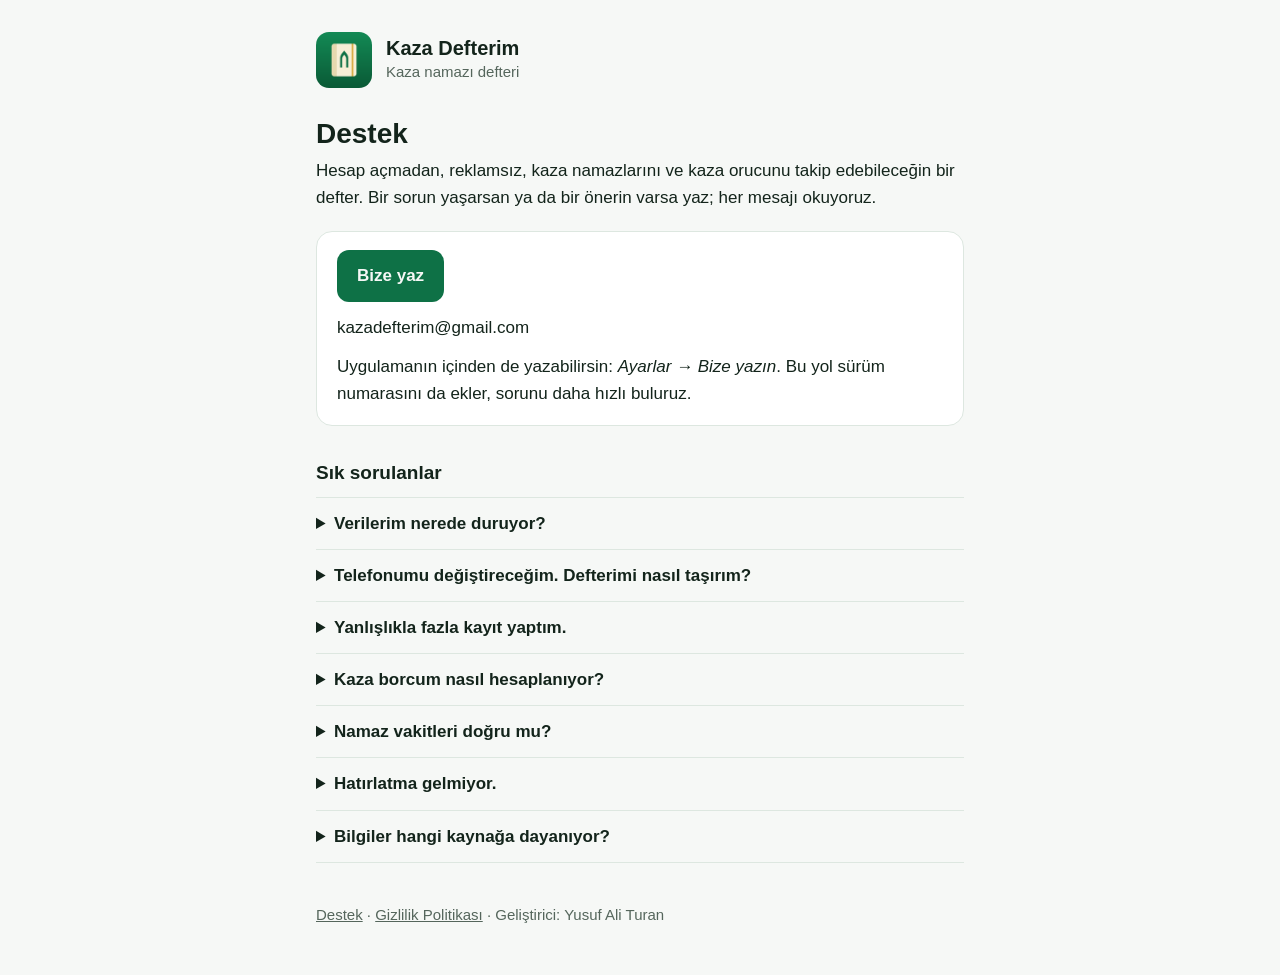
<file: index.html>
<!doctype html>
<html lang="tr">
<head>
<meta charset="utf-8">
<meta name="viewport" content="width=device-width, initial-scale=1">
<title>Kaza Defterim · Destek</title>
<meta name="description" content="Kaza Defterim: hesap açmadan, reklamsız kaza namazı defteri. Destek ve sık sorulanlar.">
<link rel="icon" href="favicon.png">
<link rel="stylesheet" href="stil.css">
</head>
<body>
<main>
  <header>
    <img src="ikon.png" alt="Kaza Defterim simgesi">
    <div>
      <div class="ad">Kaza Defterim</div>
      <div class="alt">Kaza namazı defteri</div>
    </div>
  </header>

  <h1>Destek</h1>
  <p>Hesap açmadan, reklamsız, kaza namazlarını ve kaza orucunu takip edebileceğin bir defter. Bir sorun yaşarsan ya da bir önerin varsa yaz; her mesajı okuyoruz.</p>

  <div class="kart">
    <p><a class="dugme" href="mailto:kazadefterim@gmail.com?subject=Kaza%20Defterim">Bize yaz</a></p>
    <p>kazadefterim@gmail.com</p>
    <p>Uygulamanın içinden de yazabilirsin: <em>Ayarlar → Bize yazın</em>. Bu yol sürüm numarasını da ekler, sorunu daha hızlı buluruz.</p>
  </div>

  <h2>Sık sorulanlar</h2>

  <details>
    <summary>Verilerim nerede duruyor?</summary>
    <p>Yalnızca telefonunda. Hesap yok, sunucu yok; girdiğin hiçbir bilgi bize gönderilmez. Ayrıntılar <a href="gizlilik.html">gizlilik politikasında</a>.</p>
  </details>

  <details>
    <summary>Telefonumu değiştireceğim. Defterimi nasıl taşırım?</summary>
    <p>Eski telefonda <em>Ayarlar → Yedek al</em> ile yedek dosyası oluştur ve kendine gönder (AirDrop, e-posta, Dosyalar). Yeni telefonda uygulamayı kur, dosyaya dokun ya da <em>Ayarlar → Yedekten geri yükle</em>'yi seç. Geri yüklemeden önce dosyadaki sayıları görürsün.</p>
  </details>

  <details>
    <summary>Yanlışlıkla fazla kayıt yaptım.</summary>
    <p>Kayıttan hemen sonra çıkan <em>Geri al</em>'a dokunabilirsin. Daha sonra fark edersen <em>Geçmiş</em> ekranında o kaydı silebilirsin; silinen kaydı aynı yerden geri getirebilirsin.</p>
  </details>

  <details>
    <summary>Kaza borcum nasıl hesaplanıyor?</summary>
    <p>Kurulumda verdiğin bilgilerle, buluğ çağından düzenli kılmaya başladığın güne kadarki günler sayılır; kadınlarda âdet ve lohusalık günleri düşülür. Kurulumun son adımındaki <em>Bu sayıyı nasıl bulduk?</em> bölümü hesabı adım adım gösterir. Sayı yanlış geldiyse <em>Ayarlar → Borcumu yeniden hesapla</em>'yı kullan; kıldıkların korunur.</p>
  </details>

  <details>
    <summary>Namaz vakitleri doğru mu?</summary>
    <p>Vakitler internetsiz, telefonda hesaplanır. Hesap, Diyanet İşleri Başkanlığı'nın yayımladığı 869 yerin (81 il merkezi ve ilçeler) tablolarıyla karşılaştırıldı; fark hiçbir yerde 1 dakikayı geçmedi.</p>
  </details>

  <details>
    <summary>Hatırlatma gelmiyor.</summary>
    <p>Telefonun <em>Ayarlar → Bildirimler → Kaza Defterim</em> bölümünde bildirimlerin açık olduğundan emin ol. Odaklanma (Rahatsız Etme) modu da bildirimleri gizleyebilir.</p>
  </details>

  <details>
    <summary>Bilgiler hangi kaynağa dayanıyor?</summary>
    <p>Bilgi bölümündeki her cevabın altında Diyanet İşleri Başkanlığı kaynağı vardır; dokununca açılır. Mezhepler arasında fark olan konularda iki görüş de yazılır.</p>
  </details>

  <footer>
    <a href="./">Destek</a> · <a href="gizlilik.html">Gizlilik Politikası</a> · Geliştirici: Yusuf Ali Turan
  </footer>
</main>
</body>
</html>
</file>
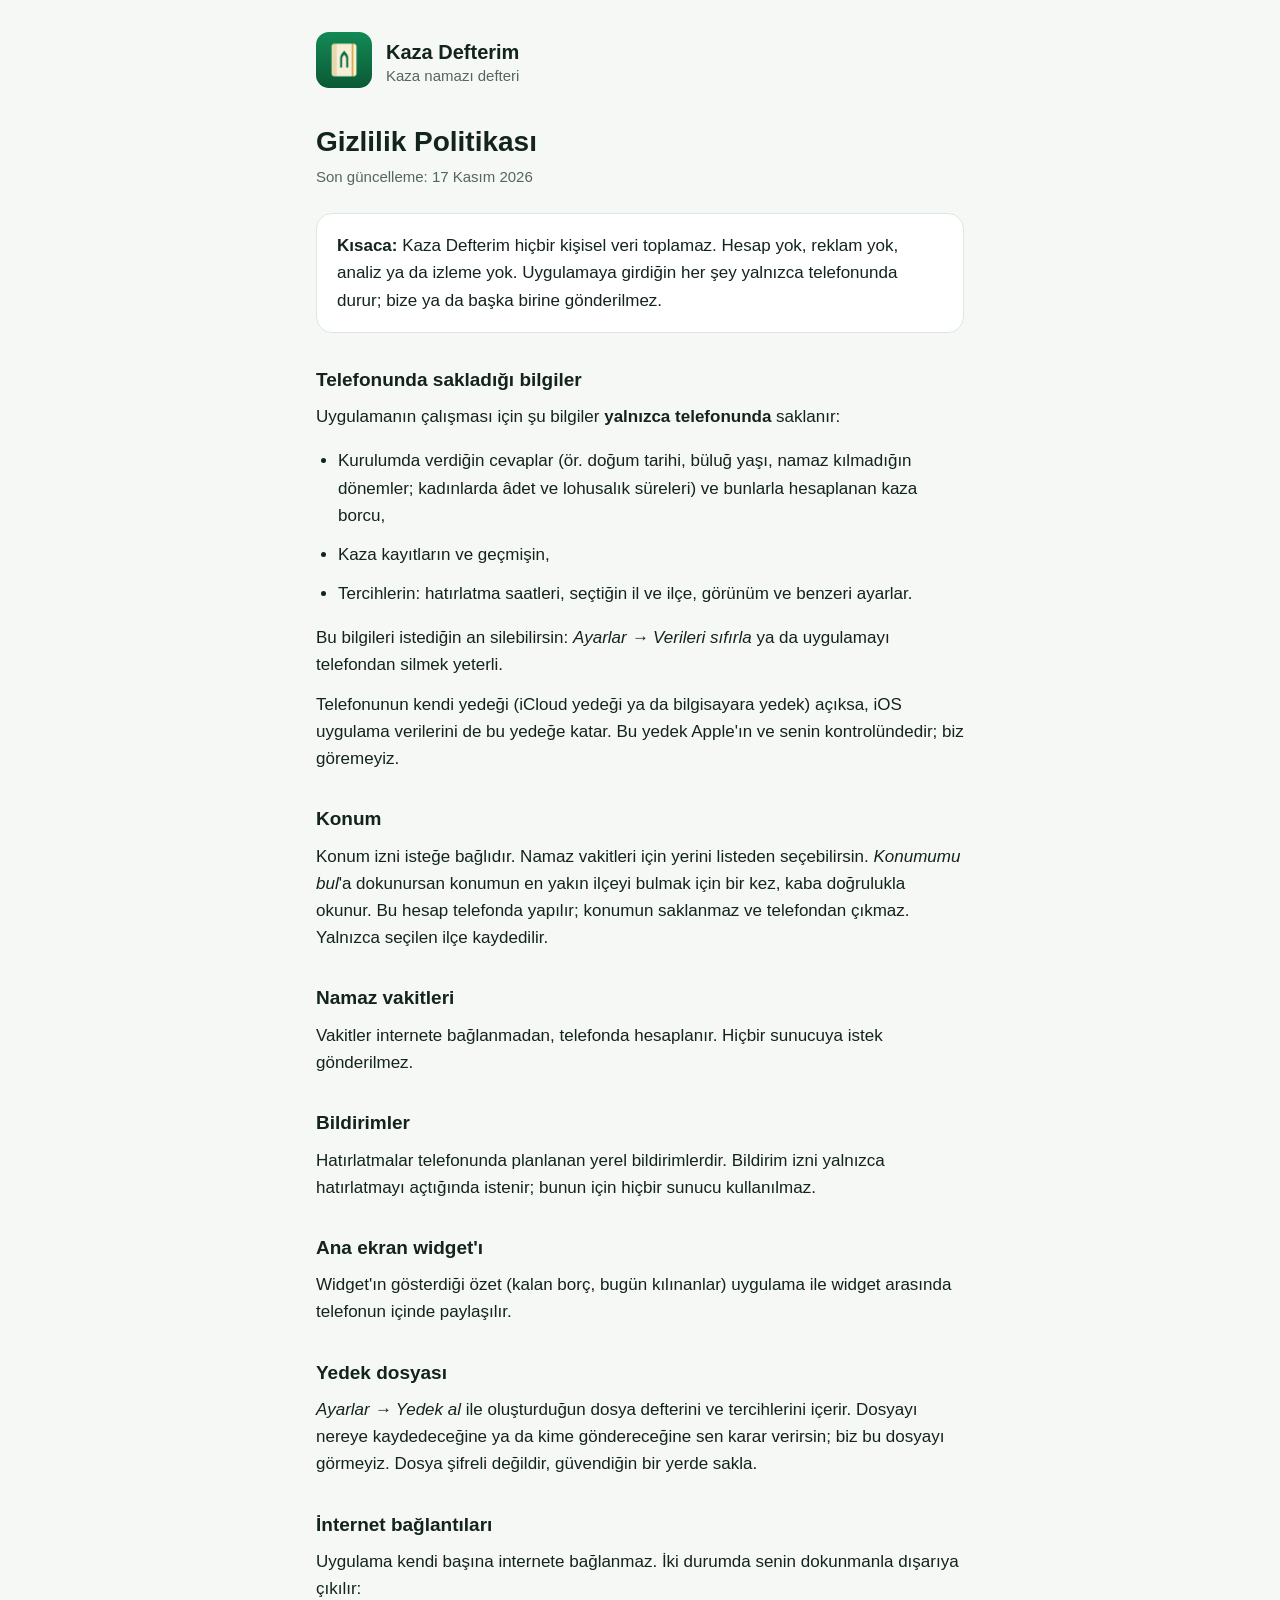
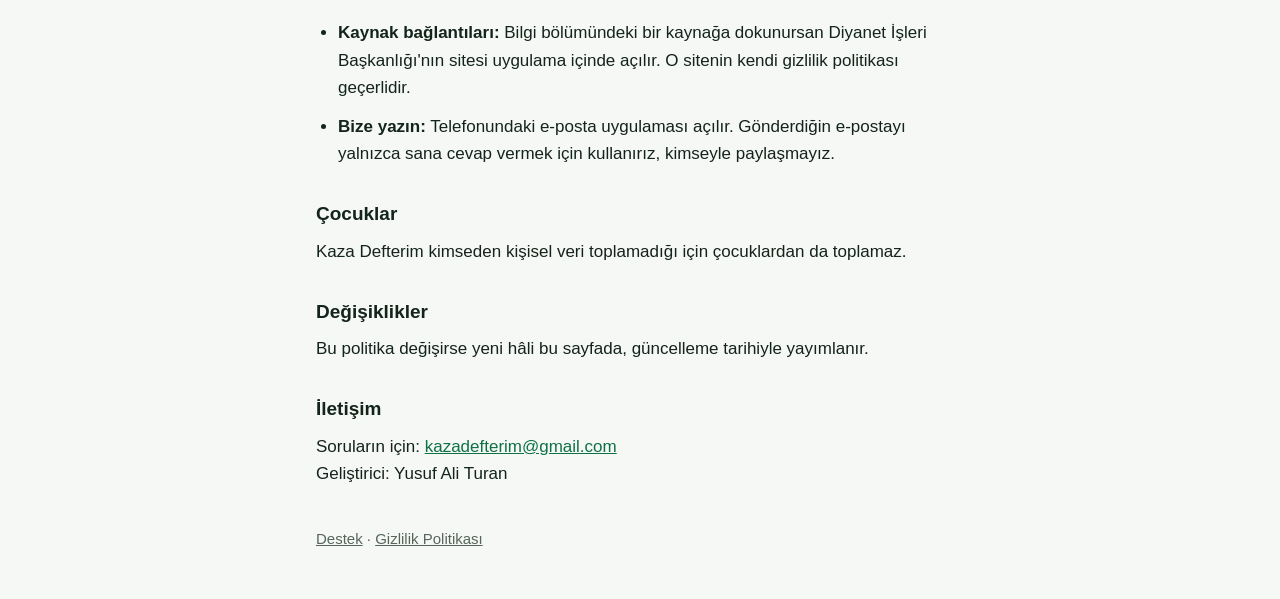
<file: gizlilik.html>
<!doctype html>
<html lang="tr">
<head>
<meta charset="utf-8">
<meta name="viewport" content="width=device-width, initial-scale=1">
<title>Gizlilik Politikası · Kaza Defterim</title>
<meta name="description" content="Kaza Defterim hiçbir kişisel veri toplamaz. Hesap yok, reklam yok, izleme yok.">
<link rel="icon" href="favicon.png">
<link rel="stylesheet" href="stil.css">
</head>
<body>
<main>
  <header>
    <a href="./"><img src="ikon.png" alt="Kaza Defterim simgesi"></a>
    <div>
      <div class="ad">Kaza Defterim</div>
      <div class="alt">Kaza namazı defteri</div>
    </div>
  </header>

  <h1>Gizlilik Politikası</h1>
  <p class="tarih">Son güncelleme: 17 Kasım 2026</p>

  <div class="kart">
    <p><strong>Kısaca:</strong> Kaza Defterim hiçbir kişisel veri toplamaz. Hesap yok, reklam yok, analiz ya da izleme yok. Uygulamaya girdiğin her şey yalnızca telefonunda durur; bize ya da başka birine gönderilmez.</p>
  </div>

  <h2>Telefonunda sakladığı bilgiler</h2>
  <p>Uygulamanın çalışması için şu bilgiler <strong>yalnızca telefonunda</strong> saklanır:</p>
  <ul>
    <li>Kurulumda verdiğin cevaplar (ör. doğum tarihi, büluğ yaşı, namaz kılmadığın dönemler; kadınlarda âdet ve lohusalık süreleri) ve bunlarla hesaplanan kaza borcu,</li>
    <li>Kaza kayıtların ve geçmişin,</li>
    <li>Tercihlerin: hatırlatma saatleri, seçtiğin il ve ilçe, görünüm ve benzeri ayarlar.</li>
  </ul>
  <p>Bu bilgileri istediğin an silebilirsin: <em>Ayarlar → Verileri sıfırla</em> ya da uygulamayı telefondan silmek yeterli.</p>
  <p>Telefonunun kendi yedeği (iCloud yedeği ya da bilgisayara yedek) açıksa, iOS uygulama verilerini de bu yedeğe katar. Bu yedek Apple'ın ve senin kontrolündedir; biz göremeyiz.</p>

  <h2>Konum</h2>
  <p>Konum izni isteğe bağlıdır. Namaz vakitleri için yerini listeden seçebilirsin. <em>Konumumu bul</em>'a dokunursan konumun en yakın ilçeyi bulmak için bir kez, kaba doğrulukla okunur. Bu hesap telefonda yapılır; konumun saklanmaz ve telefondan çıkmaz. Yalnızca seçilen ilçe kaydedilir.</p>

  <h2>Namaz vakitleri</h2>
  <p>Vakitler internete bağlanmadan, telefonda hesaplanır. Hiçbir sunucuya istek gönderilmez.</p>

  <h2>Bildirimler</h2>
  <p>Hatırlatmalar telefonunda planlanan yerel bildirimlerdir. Bildirim izni yalnızca hatırlatmayı açtığında istenir; bunun için hiçbir sunucu kullanılmaz.</p>

  <h2>Ana ekran widget'ı</h2>
  <p>Widget'ın gösterdiği özet (kalan borç, bugün kılınanlar) uygulama ile widget arasında telefonun içinde paylaşılır.</p>

  <h2>Yedek dosyası</h2>
  <p><em>Ayarlar → Yedek al</em> ile oluşturduğun dosya defterini ve tercihlerini içerir. Dosyayı nereye kaydedeceğine ya da kime göndereceğine sen karar verirsin; biz bu dosyayı görmeyiz. Dosya şifreli değildir, güvendiğin bir yerde sakla.</p>

  <h2>İnternet bağlantıları</h2>
  <p>Uygulama kendi başına internete bağlanmaz. İki durumda senin dokunmanla dışarıya çıkılır:</p>
  <ul>
    <li><strong>Kaynak bağlantıları:</strong> Bilgi bölümündeki bir kaynağa dokunursan Diyanet İşleri Başkanlığı'nın sitesi uygulama içinde açılır. O sitenin kendi gizlilik politikası geçerlidir.</li>
    <li><strong>Bize yazın:</strong> Telefonundaki e-posta uygulaması açılır. Gönderdiğin e-postayı yalnızca sana cevap vermek için kullanırız, kimseyle paylaşmayız.</li>
  </ul>

  <h2>Çocuklar</h2>
  <p>Kaza Defterim kimseden kişisel veri toplamadığı için çocuklardan da toplamaz.</p>

  <h2>Değişiklikler</h2>
  <p>Bu politika değişirse yeni hâli bu sayfada, güncelleme tarihiyle yayımlanır.</p>

  <h2>İletişim</h2>
  <p>Soruların için: <a href="mailto:kazadefterim@gmail.com">kazadefterim@gmail.com</a><br>
  Geliştirici: Yusuf Ali Turan</p>

  <footer>
    <a href="./">Destek</a> · <a href="gizlilik.html">Gizlilik Politikası</a>
  </footer>
</main>
</body>
</html>
</file>
<file: stil.css>
/* Kaza Defterim — destek ve gizlilik sayfaları. Renkler uygulamanın jetonları. */
:root {
  --zemin: #F6F8F6;
  --yuzey: #FFFFFF;
  --kenar: #DDE7E0;
  --metin: #13241B;
  --metin2: #55665C;
  --birincil: #0E7146;
}
@media (prefers-color-scheme: dark) {
  :root {
    --zemin: #0E1512;
    --yuzey: #16201B;
    --kenar: #2B3A32;
    --metin: #EAF2EC;
    --metin2: #A7B8AD;
    --birincil: #4CC38A;
  }
}
* { box-sizing: border-box; }
html { -webkit-text-size-adjust: 100%; }
body {
  margin: 0;
  background: var(--zemin);
  color: var(--metin);
  font: 17px/1.6 -apple-system, BlinkMacSystemFont, "Segoe UI", Roboto, sans-serif;
}
main { max-width: 680px; margin: 0 auto; padding: 32px 16px 48px; }
header { display: flex; align-items: center; gap: 14px; margin-bottom: 28px; }
header img { width: 56px; height: 56px; border-radius: 13px; }
header .ad { font-weight: 700; font-size: 20px; line-height: 1.2; }
header .alt { color: var(--metin2); font-size: 15px; }
h1 { font-size: 28px; line-height: 1.25; margin: 0 0 6px; }
h2 { font-size: 19px; margin: 32px 0 8px; }
p, li { margin: 0 0 12px; }
ul { padding-left: 22px; }
.tarih { color: var(--metin2); font-size: 15px; margin-bottom: 24px; }
.kart {
  background: var(--yuzey);
  border: 1px solid var(--kenar);
  border-radius: 16px;
  padding: 18px 20px;
  margin: 20px 0;
}
.kart p:last-child { margin-bottom: 0; }
a { color: var(--birincil); }
.dugme {
  display: inline-block;
  background: var(--birincil);
  color: var(--zemin);
  text-decoration: none;
  font-weight: 600;
  padding: 12px 20px;
  border-radius: 12px;
}
details { border-top: 1px solid var(--kenar); padding: 12px 0; }
details:last-of-type { border-bottom: 1px solid var(--kenar); }
summary { cursor: pointer; font-weight: 600; }
details p { margin-top: 10px; }
footer { margin-top: 40px; color: var(--metin2); font-size: 15px; }
footer a { color: inherit; }
</file>
